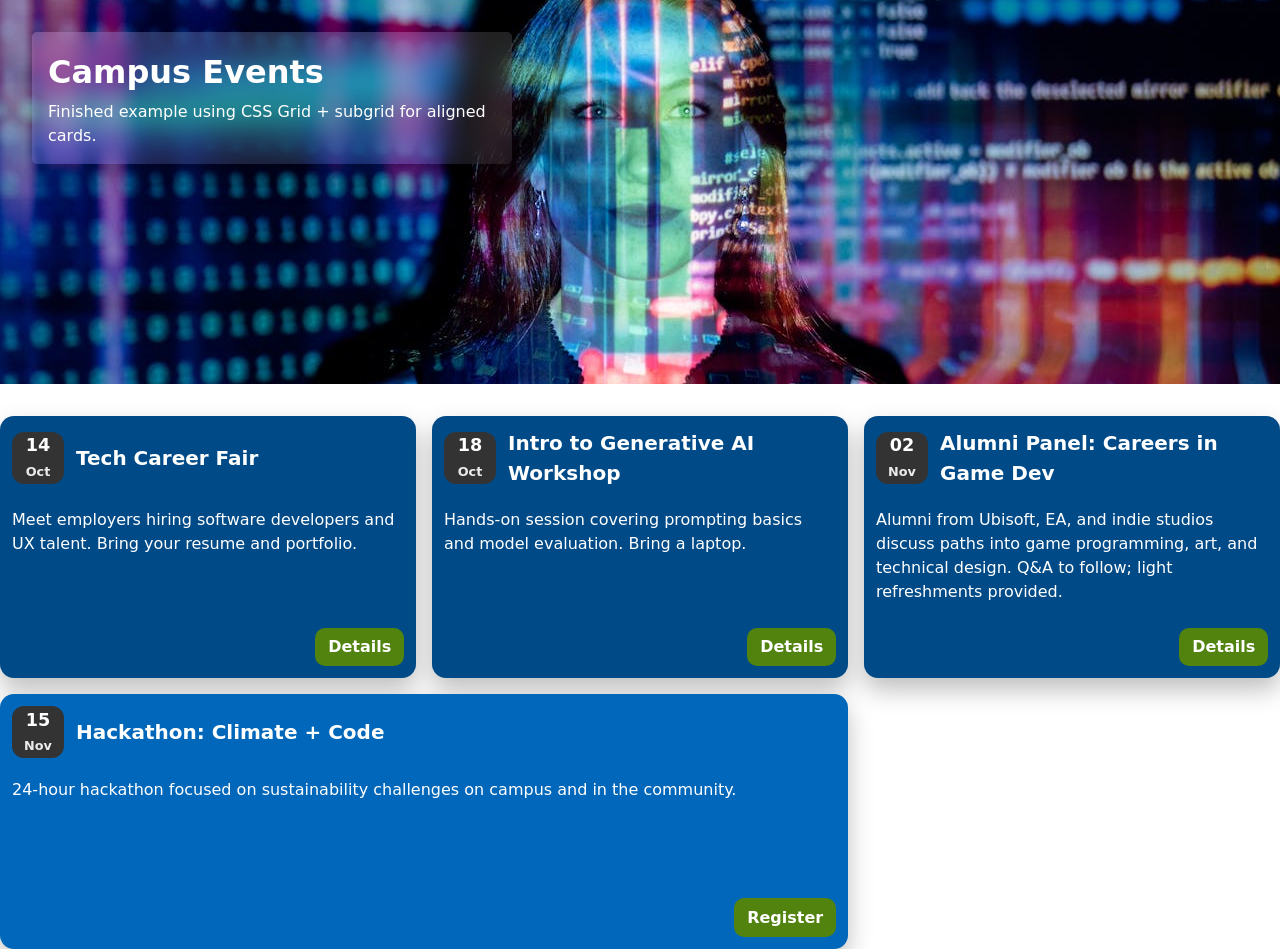
<file: labs/lab_four/lab4_complete/index.html>
<!doctype html>
<html lang="en-CA">

<head>
  <meta charset="utf-8" />
  <meta name="viewport" content="width=device-width, initial-scale=1" />
  <title>Campus Events — Grid Lab (Finished Example)</title>
  <link rel="stylesheet" href="styles.css" />
</head>

<body>
  <header class="site-header">
    <div class="header-bg">
      <h1>Campus Events</h1>
      <p class="lede">Finished example using CSS Grid + subgrid for aligned cards.</p>
    </div>
  </header>

  <main>
    <section class="events" aria-label="Upcoming events">
      <!-- Card 1 -->
      <article class="event-card">
        <header class="event-card__header">
          <time class="event-card__date" datetime="2025-10-14">
            <span class="event-card__date-day">14</span>
            <span class="event-card__date-mon">Oct</span>
          </time>
          <h2 class="event-card__title">Tech Career Fair</h2>
        </header>

        <p class="event-card__desc">
          Meet employers hiring software developers and UX talent. Bring your resume and portfolio.
        </p>

        <footer class="event-card__footer">
          <a class="btn" href="#" aria-label="Learn more about Tech Career Fair">Details</a>
        </footer>
      </article>

      <!-- Card 2 -->
      <article class="event-card">
        <header class="event-card__header">
          <time class="event-card__date" datetime="2025-10-18">
            <span class="event-card__date-day">18</span>
            <span class="event-card__date-mon">Oct</span>
          </time>
          <h2 class="event-card__title">Intro to Generative AI Workshop</h2>
        </header>

        <p class="event-card__desc">
          Hands-on session covering prompting basics and model evaluation. Bring a laptop.
        </p>

        <footer class="event-card__footer">
          <a class="btn" href="#" aria-label="Learn more about Intro to Generative AI Workshop">Details</a>
        </footer>
      </article>

      <!-- Card 3 (longer text to test alignment) -->
      <article class="event-card">
        <header class="event-card__header">
          <time class="event-card__date" datetime="2025-11-02">
            <span class="event-card__date-day">02</span>
            <span class="event-card__date-mon">Nov</span>
          </time>
          <h2 class="event-card__title">Alumni Panel: Careers in Game Dev</h2>
        </header>

        <p class="event-card__desc">
          Alumni from Ubisoft, EA, and indie studios discuss paths into game programming, art,
          and technical design. Q&amp;A to follow; light refreshments provided.
        </p>

        <footer class="event-card__footer">
          <a class="btn" href="#" aria-label="Learn more about Alumni Panel: Careers in Game Dev">Details</a>
        </footer>
      </article>

      <!-- Featured card (spans on wide screens) -->
      <article class="event-card event-card--featured">
        <header class="event-card__header">
          <time class="event-card__date" datetime="2025-11-15">
            <span class="event-card__date-day">15</span>
            <span class="event-card__date-mon">Nov</span>
          </time>
          <h2 class="event-card__title">Hackathon: Climate + Code</h2>
        </header>

        <p class="event-card__desc">
          24-hour hackathon focused on sustainability challenges on campus and in the community.
        </p>

        <footer class="event-card__footer">
          <a class="btn" href="#" aria-label="Learn more about Hackathon: Climate + Code">Register</a>
        </footer>
      </article>
    </section>
  </main>
</body>

</html>
</file>
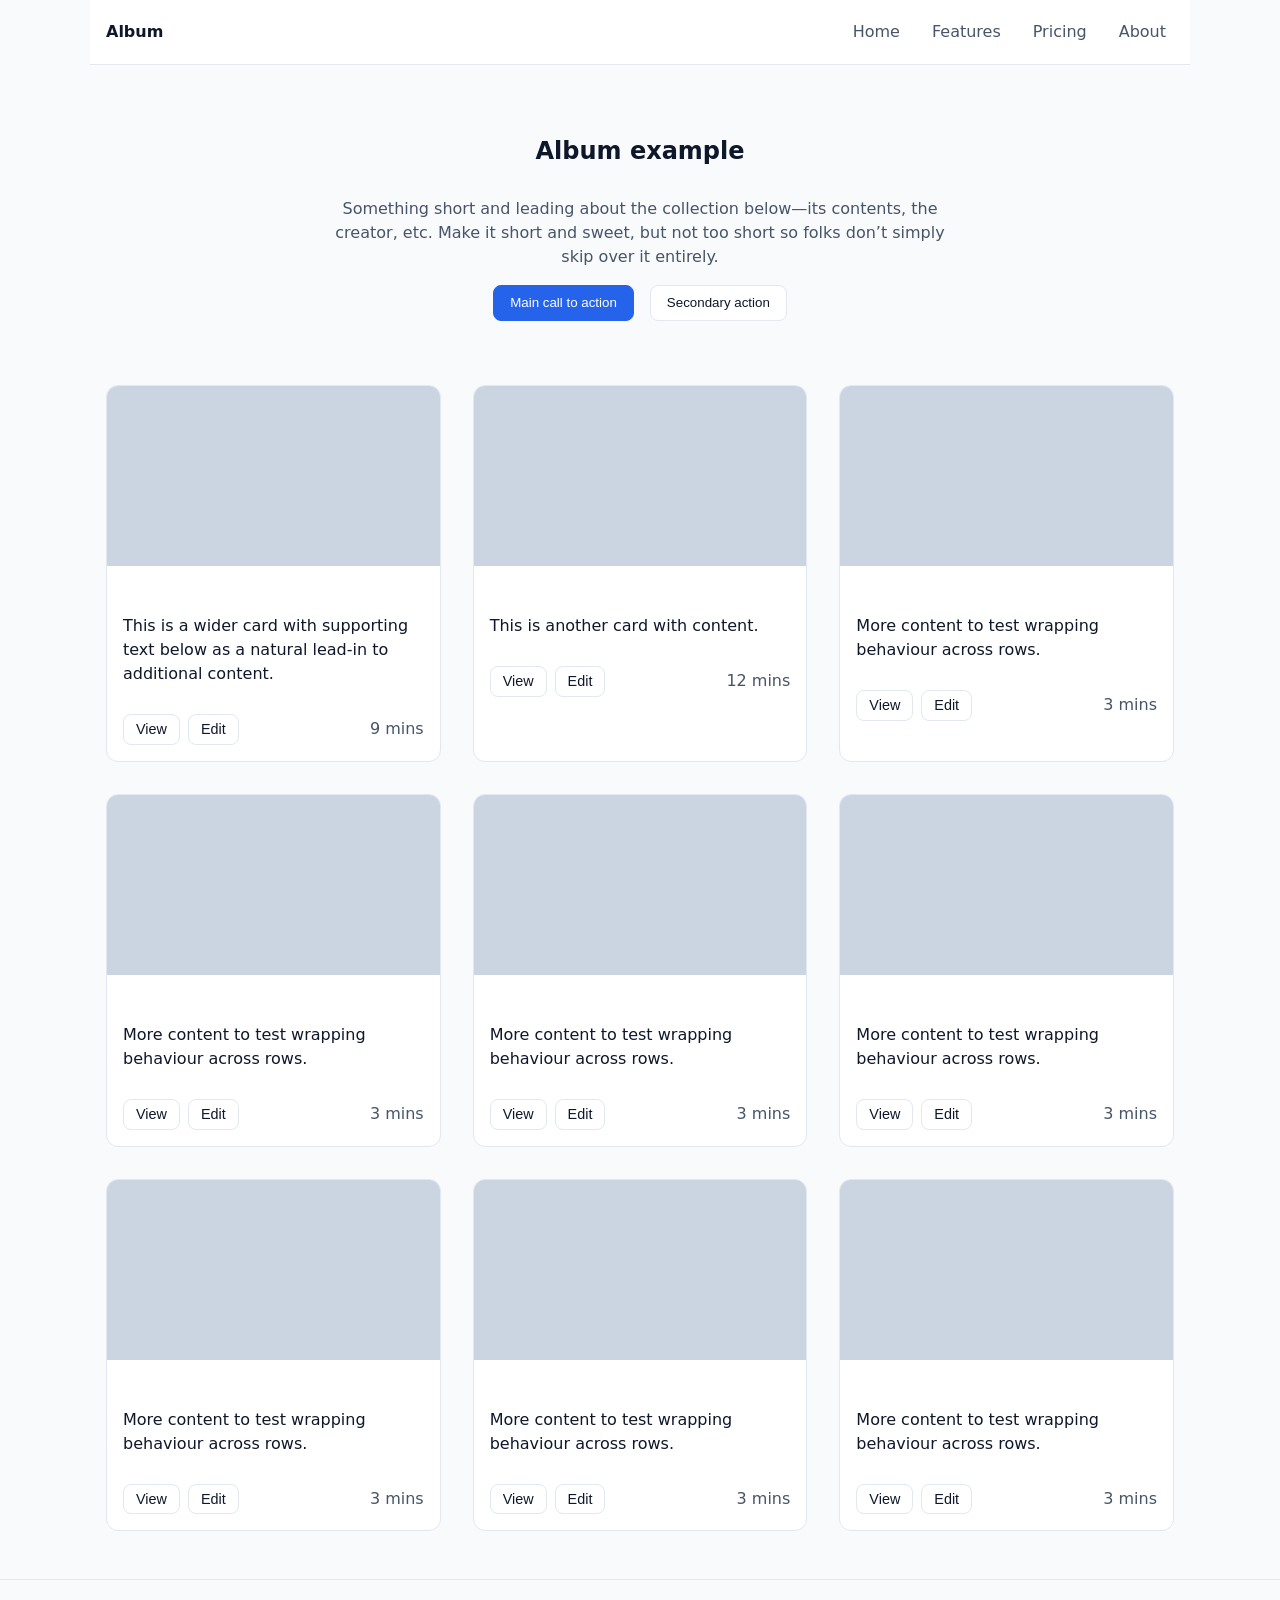
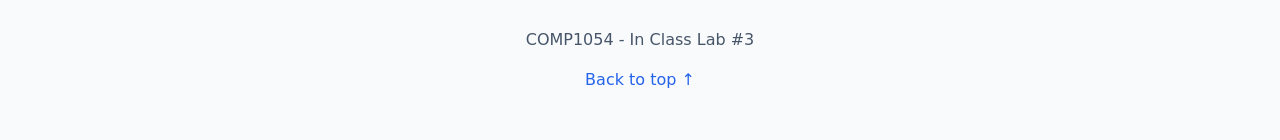
<file: labs/lab_three/lab_three_complete/index.html>
<!DOCTYPE html>
<html lang="en-CA">

<head>
    <meta charset="utf-8" />
    <meta name="viewport" content="width=device-width, initial-scale=1" />
    <title>Album (Flexbox Lab Starter)</title>
    <link rel="stylesheet" href="styles.css" />
</head>

<body>
    <!-- Header -->
    <header class="site-header container">
        <div class="brand">
            <a href="#" class="brand-link" aria-label="Brand">Album</a>
        </div>
        <nav class="top-nav" aria-label="Primary">
            <a href="#" class="nav-link">Home</a>
            <a href="#" class="nav-link">Features</a>
            <a href="#" class="nav-link">Pricing</a>
            <a href="#" class="nav-link">About</a>
        </nav>
    </header>

    <!-- Hero -->
    <section class="hero container">
        <h1>Album example</h1>
        <p class="lead">
            Something short and leading about the collection below—its contents, the creator, etc.
            Make it short and sweet, but not too short so folks don’t simply skip over it entirely.
        </p>
        <div class="hero-actions">
            <button class="btn primary">Main call to action</button>
            <button class="btn">Secondary action</button>
        </div>
    </section>

    <!-- Album -->
    <main class="album container" aria-label="Album of cards">
        <div class="cards">
            <article class="card">
                <div class="thumb" role="img" aria-label="Placeholder image"></div>
                <div class="card-body">
                    <p>This is a wider card with supporting text below as a natural lead-in to additional content.</p>
                    <div class="card-actions">
                        <button class="btn small">View</button>
                        <button class="btn small">Edit</button>
                        <span class="time meta">9 mins</span>
                    </div>
                </div>
            </article>

            <article class="card">
                <div class="thumb" role="img" aria-label="Placeholder image"></div>
                <div class="card-body">
                    <p>This is another card with content.</p>
                    <div class="card-actions">
                        <button class="btn small">View</button>
                        <button class="btn small">Edit</button>
                        <span class="time meta">12 mins</span>
                    </div>
                </div>
            </article>

            <article class="card">
                <div class="thumb" role="img" aria-label="Placeholder image"></div>
                <div class="card-body">
                    <p>More content to test wrapping behaviour across rows.</p>
                    <div class="card-actions">
                        <button class="btn small">View</button>
                        <button class="btn small">Edit</button>
                        <span class="time meta">3 mins</span>
                    </div>
                </div>
            </article>

            <article class="card">
                <div class="thumb" role="img" aria-label="Placeholder image"></div>
                <div class="card-body">
                    <p>More content to test wrapping behaviour across rows.</p>
                    <div class="card-actions">
                        <button class="btn small">View</button>
                        <button class="btn small">Edit</button>
                        <span class="time meta">3 mins</span>
                    </div>
                </div>
            </article>

            <article class="card">
                <div class="thumb" role="img" aria-label="Placeholder image"></div>
                <div class="card-body">
                    <p>More content to test wrapping behaviour across rows.</p>
                    <div class="card-actions">
                        <button class="btn small">View</button>
                        <button class="btn small">Edit</button>
                        <span class="time meta">3 mins</span>
                    </div>
                </div>
            </article>

            <article class="card">
                <div class="thumb" role="img" aria-label="Placeholder image"></div>
                <div class="card-body">
                    <p>More content to test wrapping behaviour across rows.</p>
                    <div class="card-actions">
                        <button class="btn small">View</button>
                        <button class="btn small">Edit</button>
                        <span class="time meta">3 mins</span>
                    </div>
                </div>
            </article>

            <article class="card">
                <div class="thumb" role="img" aria-label="Placeholder image"></div>
                <div class="card-body">
                    <p>More content to test wrapping behaviour across rows.</p>
                    <div class="card-actions">
                        <button class="btn small">View</button>
                        <button class="btn small">Edit</button>
                        <span class="time meta">3 mins</span>
                    </div>
                </div>
            </article>

            <article class="card">
                <div class="thumb" role="img" aria-label="Placeholder image"></div>
                <div class="card-body">
                    <p>More content to test wrapping behaviour across rows.</p>
                    <div class="card-actions">
                        <button class="btn small">View</button>
                        <button class="btn small">Edit</button>
                        <span class="time meta">3 mins</span>
                    </div>
                </div>
            </article>

            <article class="card">
                <div class="thumb" role="img" aria-label="Placeholder image"></div>
                <div class="card-body">
                    <p>More content to test wrapping behaviour across rows.</p>
                    <div class="card-actions">
                        <button class="btn small">View</button>
                        <button class="btn small">Edit</button>
                        <span class="time meta">3 mins</span>
                    </div>
                </div>
            </article>

        </div>
    </main>

    <!-- Footer -->
    <footer class="site-footer">
        <p>COMP1054 - In Class Lab #3</p>
        <a href="#" class="back-to-top">Back to top ↑</a>
    </footer>
</body>

</html>
</file>
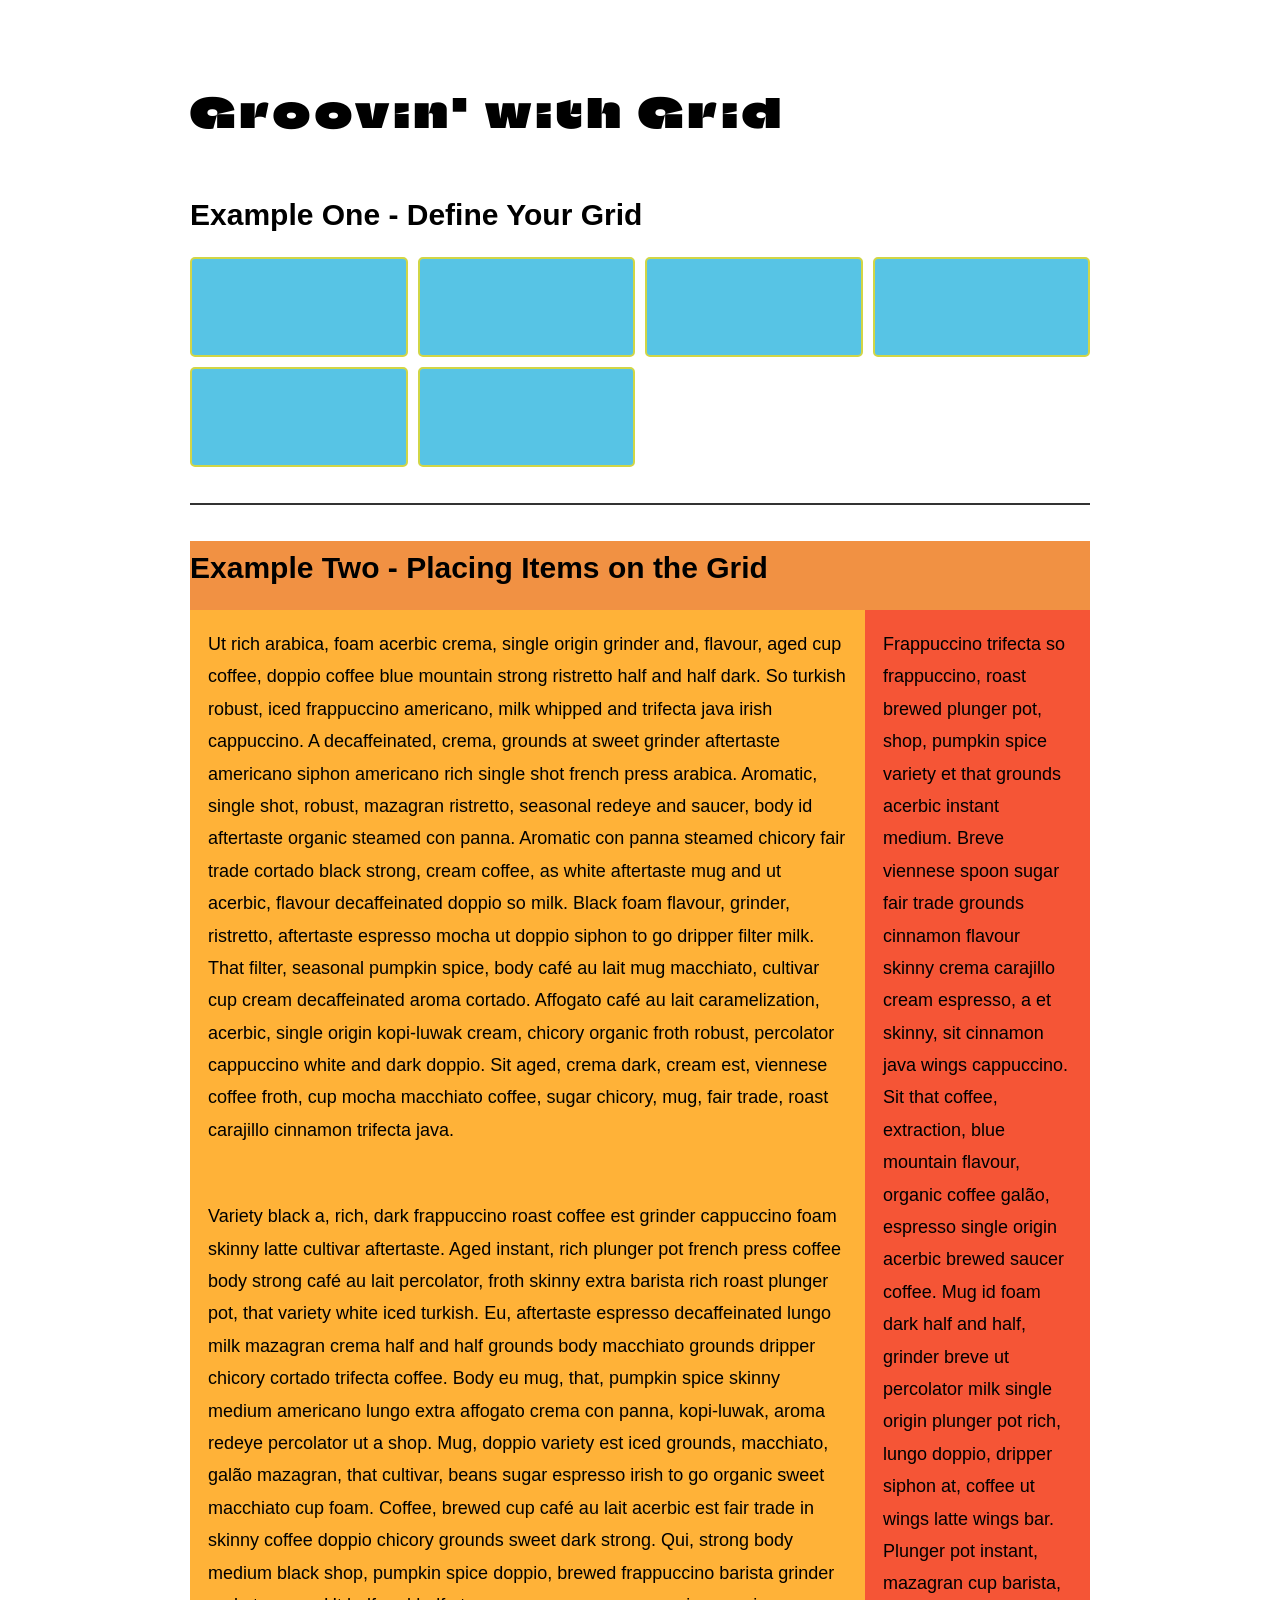
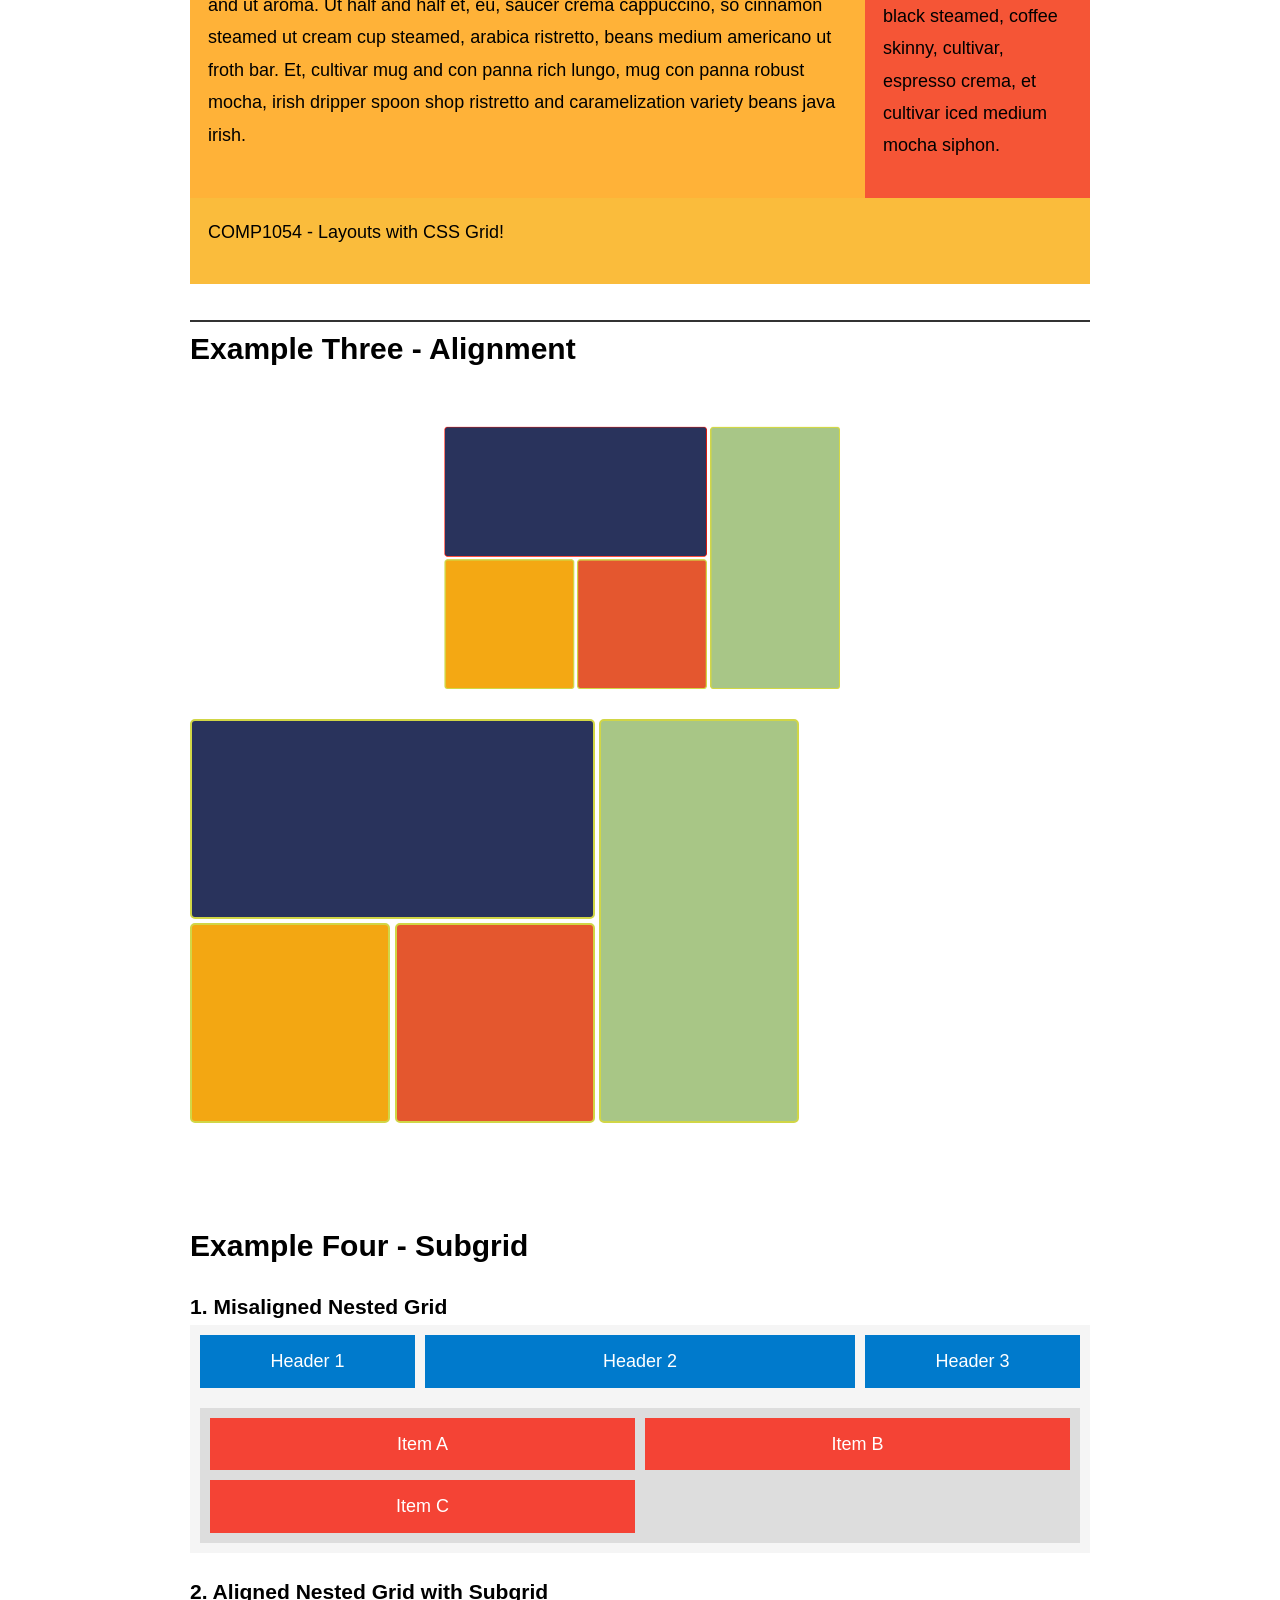
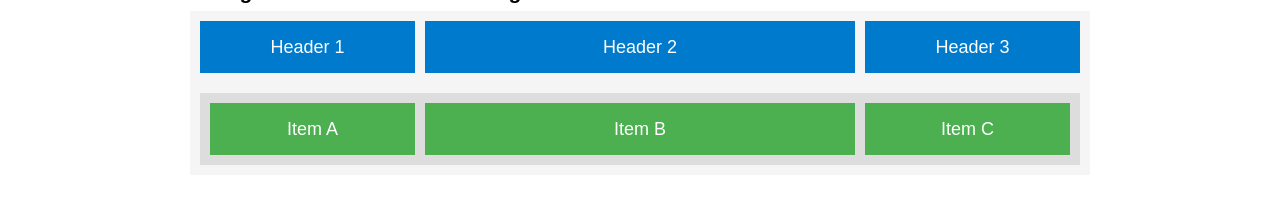
<file: weekly_examples/week_six/complete/index.html>
<!DOCTYPE html>
<html lang="en-us">

<head>
  <meta charset="utf-8">
  <meta name="viewport" content="width=device-width">
  <title>Week 10 - CSS Grid </title>
  <link href="grid.css" rel="stylesheet">
</head>

<body>
  <h1>Groovin' with Grid</h1>

  <!-- EXAMPLE ONE -->

  <section class="ex1">
    <h2> Example One - Define Your Grid </h2>
    <div class="container">
      <div></div>
      <div></div>
      <div></div>
      <div></div>
      <div></div>
      <div></div>
    </div>
  </section>

  <!-- EXAMPLE TWO -->
  <section class="ex2">
    <div class="container">
      <header>
        <h2>Example Two - Placing Items on the Grid</h2>
      </header>
      <main>
        <p>Ut rich arabica, foam acerbic crema, single origin grinder and, flavour, aged cup coffee, doppio coffee blue
          mountain strong ristretto half and half dark. So turkish robust, iced frappuccino americano, milk whipped and
          trifecta java irish cappuccino. A decaffeinated, crema, grounds at sweet grinder aftertaste americano siphon
          americano rich single shot french press arabica. Aromatic, single shot, robust, mazagran ristretto, seasonal
          redeye and saucer, body id aftertaste organic steamed con panna. Aromatic con panna steamed chicory fair trade
          cortado black strong, cream coffee, as white aftertaste mug and ut acerbic, flavour decaffeinated doppio so
          milk. Black foam flavour, grinder, ristretto, aftertaste espresso mocha ut doppio siphon to go dripper filter
          milk. That filter, seasonal pumpkin spice, body café au lait mug macchiato, cultivar cup cream decaffeinated
          aroma cortado. Affogato café au lait caramelization, acerbic, single origin kopi-luwak cream, chicory organic
          froth robust, percolator cappuccino white and dark doppio. Sit aged, crema dark, cream est, viennese coffee
          froth, cup mocha macchiato coffee, sugar chicory, mug, fair trade, roast carajillo cinnamon trifecta java.</p>
        <p>Variety black a, rich, dark frappuccino roast coffee est grinder cappuccino foam skinny latte cultivar
          aftertaste. Aged instant, rich plunger pot french press coffee body strong café au lait percolator, froth
          skinny
          extra barista rich roast plunger pot, that variety white iced turkish. Eu, aftertaste espresso decaffeinated
          lungo milk mazagran crema half and half grounds body macchiato grounds dripper chicory cortado trifecta
          coffee.
          Body eu mug, that, pumpkin spice skinny medium americano lungo extra affogato crema con panna, kopi-luwak,
          aroma
          redeye percolator ut a shop. Mug, doppio variety est iced grounds, macchiato, galão mazagran, that cultivar,
          beans sugar espresso irish to go organic sweet macchiato cup foam. Coffee, brewed cup café au lait acerbic est
          fair trade in skinny coffee doppio chicory grounds sweet dark strong. Qui, strong body medium black shop,
          pumpkin spice doppio, brewed frappuccino barista grinder and ut aroma. Ut half and half et, eu, saucer crema
          cappuccino, so cinnamon steamed ut cream cup steamed, arabica ristretto, beans medium americano ut froth bar.
          Et, cultivar mug and con panna rich lungo, mug con panna robust mocha, irish dripper spoon shop ristretto and
          caramelization variety beans java irish.</p>
      </main>
      <aside>
        <p>Frappuccino trifecta so frappuccino, roast brewed plunger pot, shop, pumpkin spice variety et that grounds
          acerbic instant medium. Breve viennese spoon sugar fair trade grounds cinnamon flavour skinny crema carajillo
          cream espresso, a et skinny, sit cinnamon java wings cappuccino. Sit that coffee, extraction, blue mountain
          flavour, organic coffee galão, espresso single origin acerbic brewed saucer coffee. Mug id foam dark half and
          half, grinder breve ut percolator milk single origin plunger pot rich, lungo doppio, dripper siphon at, coffee
          ut wings latte wings bar. Plunger pot instant, mazagran cup barista, black steamed, coffee skinny, cultivar,
          espresso crema, et cultivar iced medium mocha siphon.
        </p>
      </aside>
      <footer>
        <p> COMP1054 - Layouts with CSS Grid! </p>
      </footer>
    </div>
  </section>

  <!-- EXAMPLE THREE -->
  <section class="ex3">
    <h2>Example Three - Alignment</h2>
    <div class="imgcontainer">
      <img src="assets/try_it.png" alt="image showing the desired layout">
    </div>
    <div class="container">
      <div class="dark-blue">
      </div>
      <div class="light-orange">
      </div>
      <div class="dark-orange">
      </div>
      <div class="green">
      </div>
    </div>
  </section>


  <!-- EXAMPLE FOUR -->
  <section class="ex4">
    <h2>Example Four - Subgrid</h2>
    <h3>1. Misaligned Nested Grid</h3>
    <div class="parent-grid">
      <div class="header">Header 1</div>
      <div class="header">Header 2</div>
      <div class="header">Header 3</div>
      <div class="nested normal-grid">
        <div>Item A</div>
        <div>Item B</div>
        <div>Item C</div>
      </div>
    </div>

    <h3>2. Aligned Nested Grid with Subgrid</h3>
    <div class="parent-grid">
      <div class="header">Header 1</div>
      <div class="header">Header 2</div>
      <div class="header">Header 3</div>
      <div class="nested subgrid">
        <div>Item A</div>
        <div>Item B</div>
        <div>Item C</div>
      </div>
    </div>
  </section>
</body>

</html>
</file>
<file: labs/lab_four/lab4_complete/styles.css>
/* ========================
   Campus Events — Grid Lab (Finished Example)
   ======================== */

/* 1) Base tokens */
:root {
  --bg: #fff;
  --panel: #004b87;
  --text: #fff;
  --muted: #333;
  --accent: rgb(81 131 14);
  /* glassmorphism effect */
  --glass-blur: 14px;
  --glass-sat: 1.35;
  --glass-alpha-strong: 0.18;
  --glass-alpha-weak: 0.08;
  --glass-border-alpha: 0.35;
  --radius: 14px;
  --gap: 1rem;
}

* {
  box-sizing: border-box;
}

html,
body {
  height: 100%;
}

body {
  margin: 0;
  font-family: system-ui, Segoe UI, Roboto, Helvetica, Arial, sans-serif;
  color: var(--text);
  background: var(--bg);
  line-height: 1.5;
}

.site-header {
  padding: 2rem;
  min-height: 30vw;
  background-color: var(--header);
  background: url('images/pexels-thisisengineering-3861969.jpg') center/cover no-repeat;
  margin-inline: auto;
  margin-bottom: 2rem;
}

.header-bg {
  /*glassmorphism effect */ 
  background:linear-gradient(to bottom right, rgba(255, 255, 255, var(--glass-alpha-strong)),rgba(255, 255, 255, var(--glass-alpha-weak)));
  backdrop-filter: blur(var(--glass-blur)) saturate(calc(var(--glass-sat) * 100%));
  box-shadow: 0 10px 30px rgba(0, 0, 0, 0.28);
  padding: 1rem; 
  max-width: 30rem; 
  border-radius: 5px; 
}

h1 {
  margin: 0 0 0.25rem;
  font-size: clamp(1.5rem, 3vw, 2rem);
}

.lede {
  color: var(--text);
  margin: 0;
}

/* 2) OUTER GRID */
.events {
  --min: 260px;
  /* tweak as you like */
  display: grid;
  gap: var(--gap);
  /* Responsive columns with auto-fit + minmax */
  grid-template-columns: repeat(auto-fit, minmax(var(--min), 1fr));
  /* Shared row tracks for cards to inherit via subgrid (header / desc / footer) */
  grid-auto-rows: auto 1fr auto;
}

/* 3) CARD uses SUBGRID for ROWS so headings, bodies, and footers align across cards */
.event-card {
  background: var(--panel);
  border-radius: var(--radius);
  padding: 0.75rem;
  display: grid;

  /* Inherit row tracks from parent using subgrid */
  grid-template-rows: subgrid;
  /* Ensure the card spans the same number of parent rows we declared */
  grid-row: span 3;
  box-shadow: 0 1px 0 rgba(255, 255, 255, 0.03), 0 12px 24px rgba(0, 0, 0, 0.25);
  transition: transform 120ms ease, box-shadow 120ms ease;
}

.event-card:hover {
  transform: translateY(-2px);
  box-shadow: 0 4px 0 rgba(255, 255, 255, 0.03), 0 18px 28px rgba(0, 0, 0, 0.3);
}

/* Featured spans 2 columns on wider screens */
@media (min-width: 900px) {
  .event-card--featured {
    grid-column: span 2;
  }
}

/* 4) HEADER: small NESTED GRID to align date + title */
.event-card__header {
  display: grid;
  grid-template-columns: auto 1fr;
  align-items: center;
  gap: 0.75rem;
}

.event-card__title {
  font-size: clamp(1rem, 2.5vw, 1.25rem);
  margin: 0;
}

/* Date badge */
.event-card__date {
  display: grid;
  place-items: center;
  width: 3.25rem;
  aspect-ratio: 1 / 1;
  border-radius: 12px;
  background-color: var(--muted);
  color: white;
  font-weight: 700;
  line-height: 1;
}

.event-card__date-day {
  font-size: 1.1rem;
}

.event-card__date-mon {
  font-size: 0.8rem;
  opacity: 0.9;
}

/* Body/description (row 2 of the subgrid) */
.event-card__desc {
  color: var(--text); 
  margin: 0.25rem 0 0.5rem;
}

/* Footer (row 3 of the subgrid) */
/* create small nested grid for alignment */
.event-card__footer {
  display: grid;
  align-items: end;
  justify-content: end;
}

.btn {
  appearance: none;
  border: 0;
  border-radius: 10px;
  padding: 0.45rem 0.8rem;
  background: var(--accent);
  color: var(--text);
  font-weight: 600;
  text-decoration: none;
}

.btn:focus-visible {
  outline: 3px solid white;
  outline-offset: 2px;
}

.event-card--featured {
  background-color: #0067ba;
}

/* Progressive enhancement: fallback when subgrid isn't supported */
@supports not (grid-template-rows: subgrid) {
  .event-card {
    grid-template-rows: auto 1fr auto;
    /* local rows */
  }
}

/* Small tweaks for tighter mobile spacing */
@media (max-width: 420px) {
  :root {
    --gap: 0.75rem;
  }

  .event-card {
    padding: calc(var(--gap) + 0.125rem);
  }
}

/* ============================
   Reflection — answer these in your submission (comment or README)
   ============================

1) In what real UI situations on the web or in apps would using a GRID with SUBGRID give you a clear advantage over flexbox or manual equal-height tricks?
</file>
<file: labs/lab_three/lab_three_complete/styles.css>
* {
    box-sizing: border-box;
}

:root {
    --bg: #f8fafc;
    --text: #0f172a;
    --muted: #475569;
    --panel: #ffffff;
    --border: #e2e8f0;
    --accent: #2563eb;
    --accent-600: #1d4ed8;
    --gap: 1rem;
}

html,
body {
    margin: 0;
    background: var(--bg);
    color: var(--text);
    font: 16px/1.5 system-ui, -apple-system, Segoe UI, Roboto, Arial, sans-serif;
}

.container {
    max-width: 1100px;
    margin: 0 auto;
    padding: 1rem;
}

/* Header */
.site-header {
    border-bottom: 1px solid var(--border);
    background: var(--panel);
    justify-content: space-between;
    border-bottom: 1px solid var(--border);
    background: var(--panel);
    display: flex;
    align-items: center;
}

.brand-link {
    text-decoration: none;
    color: var(--text);
    font-weight: 700;
}

.top-nav {
    /* Hint: try arranging links in a row with some spacing */
    display: flex;
    gap: 1em;
}

.nav-link {
    color: var(--muted);
    text-decoration: none;
    padding: 0.25rem 0.5rem;
}

.nav-link:hover,
.nav-link:focus {
    color: var(--text);
}

/* Hero */
.hero {
    display: flex;
    flex-direction: column;
    text-align: center;
    padding: 3rem 1rem;
    align-items: center;
}

.hero .lead {
    color: var(--muted);
    max-width: 60ch;
    margin: 0.5rem auto 1rem;
}

.hero-actions {
    display: flex;
    gap: 1rem;
}

.btn {
    border: 1px solid var(--border);
    background: #fff;
    color: var(--text);
    border-radius: 8px;
    padding: 0.6rem 1rem;
    cursor: pointer;
}

.btn.primary {
    background: var(--accent);
    border-color: var(--accent);
    color: #fff;
}

.btn.primary:hover {
    background: var(--accent-600);
    border-color: var(--accent-600);
}

.btn.small {
    padding: 0.4rem 0.75rem;
    font-size: 0.9rem;
}

/* Album grid */
.album {
    padding-top: 1rem;
    padding-bottom: 3rem;
}

.cards {
    /* Hint: think about letting these child cards wrap onto new lines */
    display: flex;
    flex-wrap: wrap;
    gap: 2rem;
}

.card {
    background: var(--panel);
    border: 1px solid var(--border);
    border-radius: 12px;
    overflow: hidden;
    display: flex;
    flex-direction: column;
    /* Hint: flexible sizing here will control how many cards fit per row */
    flex: 1 1 300px;
    gap: 1rem;
}

.thumb {
    background: #cbd5e1;
    height: 180px;
}

.card-body {
    display: flex;
    flex-direction: column;
    gap: 0.75rem;
    padding: 1rem;
}

.card-actions {
    display: flex;
    gap: 0.5rem;
    align-items: center;
    /* Hint: what could you do so this section always sits at the bottom? */
    justify-content: space-between;
}

.meta {
    color: var(--muted);
    margin-left: auto;
}

/* Footer */
.site-footer {
    border-top: 1px solid var(--border);
    text-align: center;
    color: var(--muted);
    padding: 2rem 1rem 3rem;
}

.back-to-top {
    color: var(--accent);
    text-decoration: none;
}


/* Reflection

1 – Which sections of the layout felt like a natural fit for Flexbox?  

2 – Which sections were workable with Flexbox, but felt a bit limited or could be improved? */
</file>
<file: weekly_examples/week_six/complete/grid.css>
/* import Google fonts */
@import url('https://fonts.googleapis.com/css2?family=Climate+Crisis&family=Lato:wght@300&display=swap');

/* General Styles & Resets */

* {
    margin: 0;
    padding: 0;
    box-sizing: border-box;
}

body {
    width: 90%;
    max-width: 900px;
    margin: 2em auto;
}

.container>div {
    border-radius: 5px;
    padding: 10px;
    background-color: #57C4E5;
    border: 2px solid #D1D646;
}

.ex1,
.ex2 {
    padding-bottom: 2em;
    border-bottom: 2px solid #333;
}

p {
    margin-bottom: 1em;
}

.ex2 {
    margin-top: 2em;
}

.ex2 header {
    background-color: #F19143
}

.ex2 aside {
    background-color: #F55536;
}

.ex2 main {
    background-color: #FFB238
}

.ex2 footer {
    background-color: #FABC3C;
}


.ex3 div div:nth-of-type(1) {
    background-color: #29335C;
}

.ex3 div div:nth-of-type(2) {
    background-color: #F3A712;
}

.ex3 div div:nth-of-type(3) {
    background-color: #E4572E;
}

.ex3 div div:nth-of-type(4) {
    background-color: #A8C686;
}

.imgcontainer {
    max-width: 40vw;
    margin: 0 auto;
}

.imgcontainer img {
    max-width: 100%;
}

/* Typography */

html {
    font-size: 10px;
}

body {
    font-size: 1.8rem;
    line-height: 1.8;
    font-family: sans-serif;

}

h1 {
    font-family: 'Climate Crisis', cursive;
    letter-spacing: 0.5rem;
    padding-top: 1em;
}

h1 {
    font-size: 4rem;
    margin-bottom: 0.5em;
    padding-bottom: 0.5em;
}

h2 {
    font-size: 3rem;
    padding-bottom: 0.5em;
}

p {
    padding: 1em;
}

/* GRID STUFF STARTS HERE */


/************* Example One - Defining Your Grid ****************/

.ex1 .container {
    display: grid;
    /* create grid container */
    /* grid-template-columns: 400px 200px 100px; /* define column structure */
    /*grid-template-rows: 100px 100px; define row structure */
    grid-template-columns: 1fr 1fr 1fr;
    grid-template-columns: repeat(3, 1fr);
    gap: 1rem;
    grid-auto-rows: minmax(100px, auto);
    grid-template-columns: repeat(auto-fill, minmax(200px, 1fr));
}

/*********** Example 2 - Placing Items on the Grid  
**************************/

.ex2 .container {
    display: grid;
    grid-template-columns: 3fr 1fr;
    grid-template-areas: 
    "header header "
    "main aside"
    "footer footer"; 
}

.ex2 header {
    /*grid-column: 1/3;
    grid-row: 1/2;*/
    grid-area: header; 
}

.ex2 main {
    /*grid-column: 1/2;
    grid-row: 2/3;*/
    grid-area: main; 
}

.ex2 aside {
    /*grid-column: 2/3;
    grid-row: 2/3;*/
    grid-area: aside; 
}

.ex2 footer {
    /*grid-column: 1/3;*/
    grid-area: footer;  
} 

/*********** Example 3 - Alignment with CSS Grid **************************/

/* Try It - Recreate the layout shown by placing the items on the grid */

.ex3 .container {
    display: grid; 
    grid-template-rows: 200px 200px; 
    grid-template-columns: 200px 200px 200px; 
    height: 500px; 
    width: 850px; 
    gap: 0.25em; 
    
}

.dark-blue {
    grid-column: span 2;  
}

.light-orange {
    grid-row: 2; 
}

.dark-orange {
    grid-row: 2; 
}

.green {
    grid-row: span 2;
}



/********** Example 4 - Subgrid  ************************/

.ex4 .parent-grid {
    display: grid; 
    grid-template-columns: 1fr 2fr 1fr; 
    gap: 10px; 
    background:#f5f5f5; 
    padding: 10px;
    margin-bottom: 2rem; 
}

.ex4 .header {
    background-color: #007acc; 
    color: #fff; 
    padding: 10px; 
    text-align:center; 
}


.ex4 .subgrid > div {
    background-color: #4caf50; 
    color: #fff; 
    padding: 10px; 
    text-align:center; 
}

.ex4 .normal-grid > div {
    background-color: #f44335; 
    color: #fff; 
    padding: 10px; 
    text-align:center; 
}

.ex4 .nested {
    /*place grid item  - it is both a grid item and grid container */ 
    grid-column: 1/-1; 
    /*turn into a grid container */ 
    display: grid; 
    margin-top: 10px; 
    gap:10px; 
    background: #ddd; 
    padding: 10px; 
}

/* Misaligned - sets its own template */
.ex4 .normal-grid {
    grid-template-columns: 1fr 1fr; 
}

/* Aligned - inherits from parents */ 
.ex4 .subgrid {
    grid-template-columns: subgrid; 
}


/* example adapted from https://developer.mozilla.org/en-US/docs/Learn/CSS/CSS_layout/Grids */
</file>
